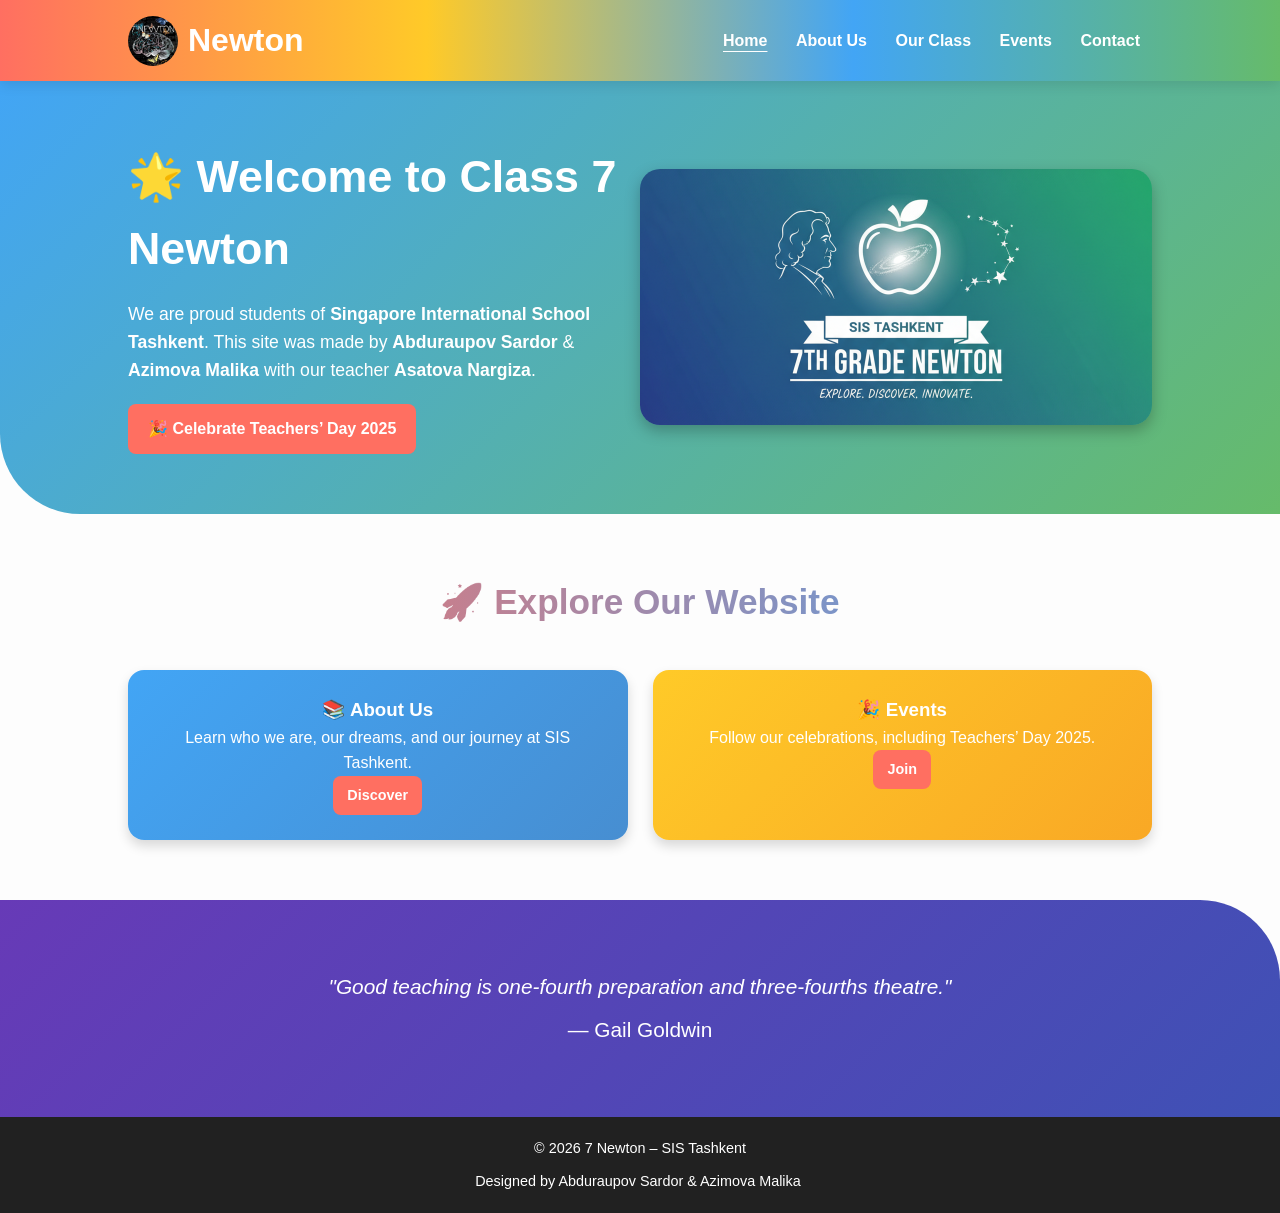
<file: index.html>
<!DOCTYPE html>
<html lang="en">
<head>
  <meta charset="UTF-8">
  <meta name="viewport" content="width=device-width, initial-scale=1.0">
  <title>7 Newton - Home</title>
  <link rel="stylesheet" href="css/indexstyle.css">
</head>
<body>
  <!-- Header -->
  <header>
    <div class="logo">
      <img src="images/logo.jpg" alt="7 Newton Logo">
      <h1>Newton</h1>
    </div>
    <nav>
      <a href="index.html" class="active">Home</a>
      <a href="about.html">About Us</a>
      <a href="students.html">Our Class</a>
      <!-- <a href="gallery.html">Gallery</a> -->
      <a href="events.html">Events</a>
      <a href="contact.html">Contact</a>
    </nav>
  </header>

  <!-- Hero Section -->
  <section class="hero">
    <div class="hero-text">
      <h2>🌟 Welcome to Class 7 Newton</h2>
      <p>
        We are proud students of <b>Singapore International School Tashkent</b>.  
        This site was made by <b>Abduraupov Sardor</b> & <b>Azimova Malika</b>  
        with our teacher <b>Asatova Nargiza</b>.
      </p>
      <a href="events/event-teachersday.html" class="btn">🎉 Celebrate Teachers’ Day 2025</a>
    </div>
    <div class="hero-image">
      <img src="images/class-image.png" alt="Class 7 Newton">
    </div>
  </section>

  <!-- Features Section -->
  <section class="features">
    <h2>🚀 Explore Our Website</h2>
    <div class="feature-grid">
      <div class="card about">
        <h3>📚 About Us</h3>
        <p>Learn who we are, our dreams, and our journey at SIS Tashkent.</p>
        <a href="about.html" class="btn-small">Discover</a>
      </div>
      <!-- <div class="card gallery">
        <h3>📸 Gallery</h3>
        <p>Catch our colorful memories and best class moments together.</p>
        <a href="gallery.html" class="btn-small">View</a>
      </div> -->
      
      <div class="card events">
        <h3>🎉 Events</h3>
        <p>Follow our celebrations, including Teachers’ Day 2025.</p>
        <a href="events.html" class="btn-small">Join</a>
      </div>
    </div>
  </section>

 <!-- Quote Section -->
<section class="quote">
  <blockquote id="quote-text"></blockquote>
  <p id="quote-author"></p>
</section>

  <!-- Footer -->
  <footer>
    <p>&copy; <span id="year"></span> 7 Newton – SIS Tashkent</p>
    <div style="margin-top:10px;">
      <p>Designed by Abduraupov Sardor & Azimova Malika ㅤ</p>
    </div>
  </footer>

  <script src="js/script.js"></script>
</body>
</html>
</file>
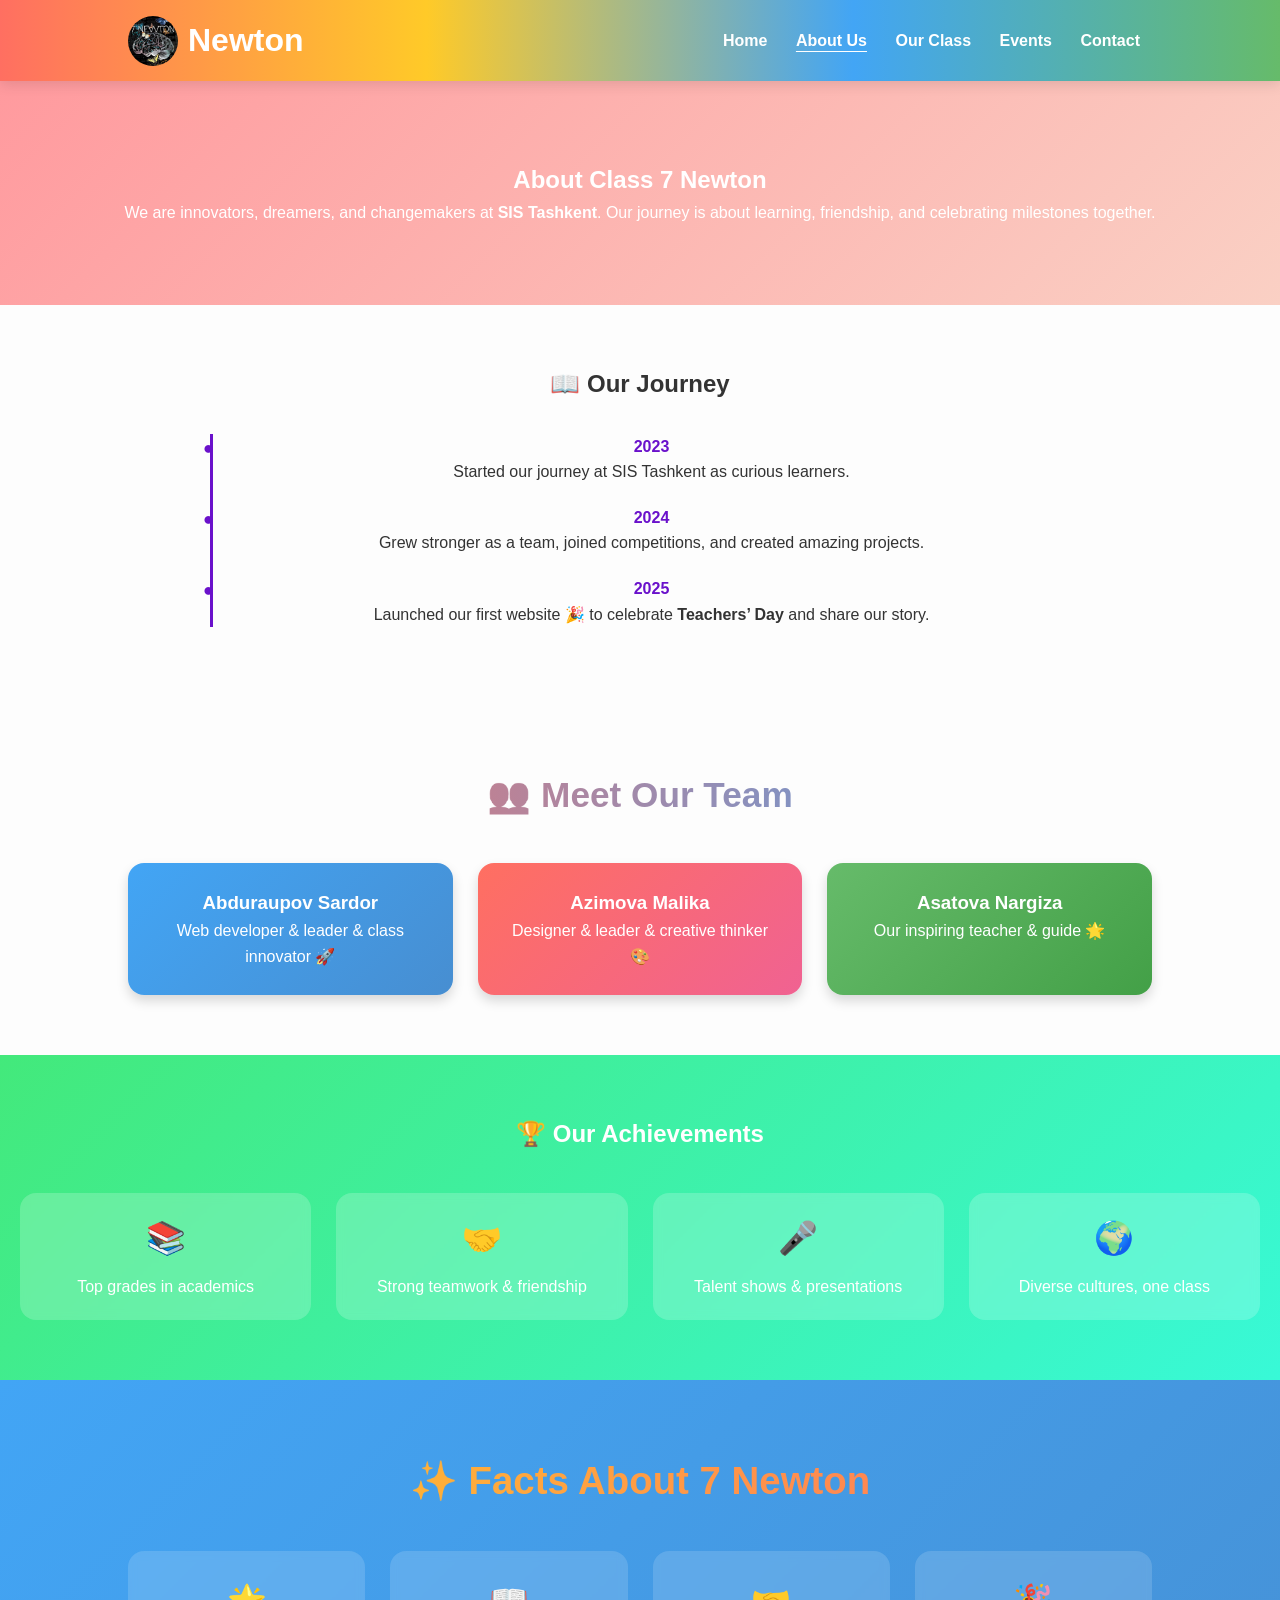
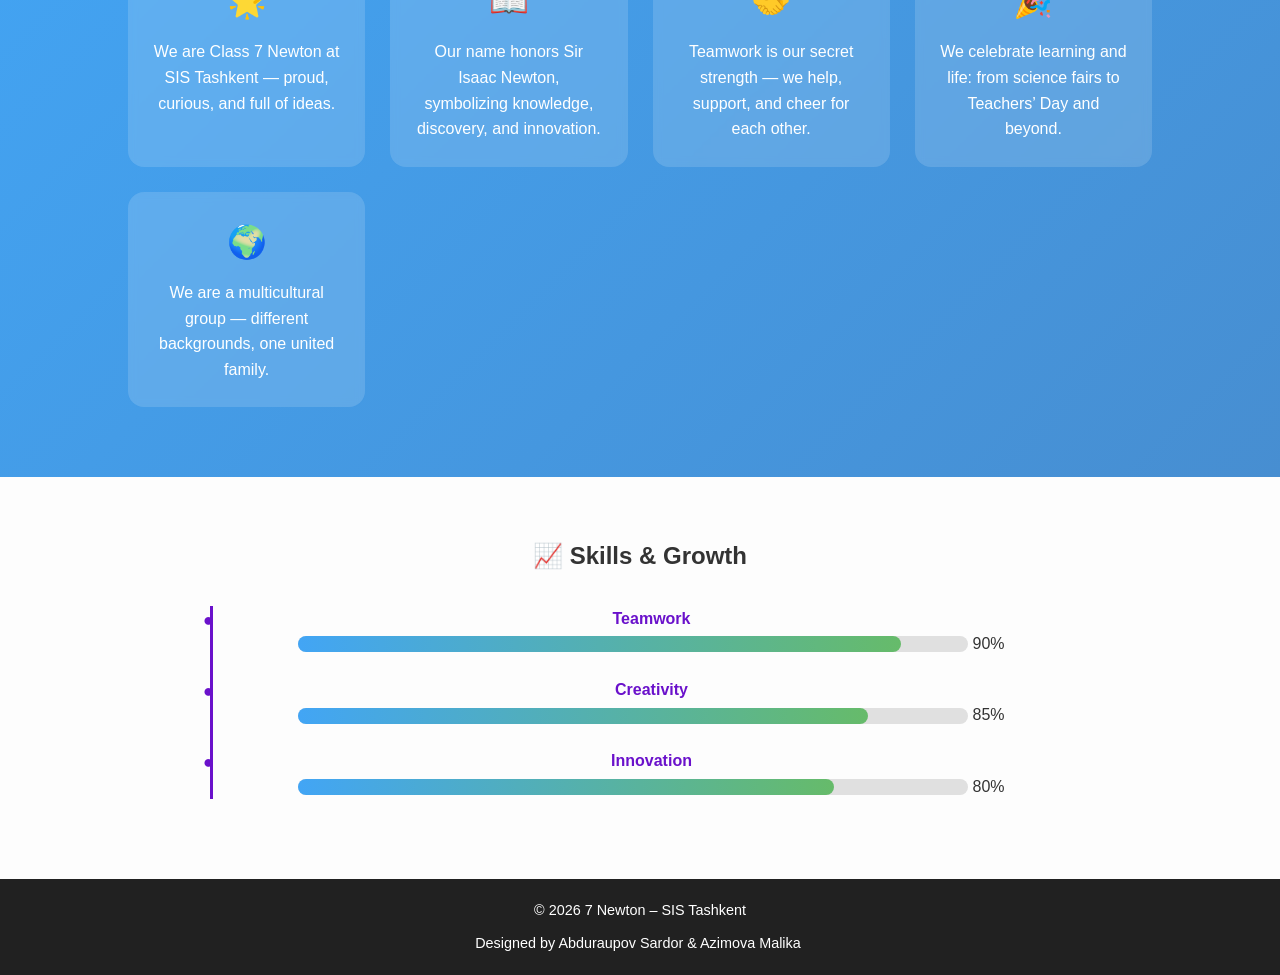
<file: about.html>
<!DOCTYPE html>
<html lang="en">
<head>
  <meta charset="UTF-8">
  <meta name="viewport" content="width=device-width, initial-scale=1.0">
  <title>About Us – 7 Newton</title>
  <link rel="stylesheet" href="css/indexstyle.css">
  <link rel="stylesheet" href="https://cdnjs.cloudflare.com/ajax/libs/font-awesome/6.5.0/css/all.min.css">
</head>
<body>
  <!-- Header -->
  <header>
    <div class="logo">
      <img src="images/logo.jpg" alt="7 Newton Logo">
      <h1>Newton</h1>
    </div>
    <nav>
      <a href="index.html">Home</a>
      <a href="about.html" class="active">About Us</a>
      <a href="students.html">Our Class</a>
      <!-- <a href="gallery.html">Gallery</a> -->
      <a href="events.html">Events</a>
      <a href="contact.html">Contact</a>
    </nav>
  </header>

  <!-- About Hero -->
  <section class="about-hero">
    <h2>About Class 7 Newton</h2>
    <p>We are innovators, dreamers, and changemakers at <b>SIS Tashkent</b>.  
       Our journey is about learning, friendship, and celebrating milestones together.</p>
  </section>

  <!-- Timeline Section -->
  <section class="timeline">
    <h2>📖 Our Journey</h2>
    <div class="timeline-container">
      <div class="timeline-item">
        <span class="date">2023</span>
        <p>Started our journey at SIS Tashkent as curious learners.</p>
      </div>
      <div class="timeline-item">
        <span class="date">2024</span>
        <p>Grew stronger as a team, joined competitions, and created amazing projects.</p>
      </div>
      <div class="timeline-item">
        <span class="date">2025</span>
        <p>Launched our first website 🎉 to celebrate <b>Teachers’ Day</b> and share our story.</p>
      </div>
    </div>
  </section>

  <!-- Team Section -->
  <section class="features">
    <h2>👥 Meet Our Team</h2>
    <div class="feature-grid">
      <div class="card about">
        <h3>Abduraupov Sardor</h3>
        <p>Web developer & leader & class innovator 🚀</p>
      </div>
      <div class="card gallery">
        <h3>Azimova Malika</h3>
        <p>Designer & leader & creative thinker 🎨</p>
      </div>
      <div class="card projects">
        <h3>Asatova Nargiza</h3>
        <p>Our inspiring teacher & guide 🌟</p>
      </div>
    </div>
  </section>

  <!-- Achievements Section -->
  <section class="fun-facts">
    <h2>🏆 Our Achievements</h2>
    <div class="facts-grid">
      <div class="fact">
        <h3>📚</h3>
        <p>Top grades in academics</p>
      </div>
      <div class="fact">
        <h3>🤝</h3>
        <p>Strong teamwork & friendship</p>
      </div>
      <div class="fact">
        <h3>🎤</h3>
        <p>Talent shows & presentations</p>
      </div>
      <div class="fact">
        <h3>🌍</h3>
        <p>Diverse cultures, one class</p>
      </div>
    </div>
  </section>
    <!-- Facts About 7 Newton -->
  <section class="facts-section">
    <h2>✨ Facts About 7 Newton</h2>
    <div class="facts-grid">
      <div class="fact-box">
        <h3>🌟</h3>
        <p>We are Class 7 Newton at SIS Tashkent — proud, curious, and full of ideas.</p>
      </div>
      <div class="fact-box">
        <h3>📖</h3>
        <p>Our name honors Sir Isaac Newton, symbolizing knowledge, discovery, and innovation.</p>
      </div>
      <div class="fact-box">
        <h3>🤝</h3>
        <p>Teamwork is our secret strength — we help, support, and cheer for each other.</p>
      </div>
      <div class="fact-box">
        <h3>🎉</h3>
        <p>We celebrate learning and life: from science fairs to Teachers’ Day and beyond.</p>
      </div>
      <div class="fact-box">
        <h3>🌍</h3>
        <p>We are a multicultural group — different backgrounds, one united family.</p>
      </div>
    </div>
  </section>


  <!-- Progress Section -->
  <section class="timeline">
    <h2>📈 Skills & Growth</h2>
    <div class="timeline-container">
      <div class="timeline-item">
        <span class="date">Teamwork</span>
        <p><progress value="90" max="100"></progress> 90%</p>
      </div>
      <div class="timeline-item">
        <span class="date">Creativity</span>
        <p><progress value="85" max="100"></progress> 85%</p>
      </div>
      <div class="timeline-item">
        <span class="date">Innovation</span>
        <p><progress value="80" max="100"></progress> 80%</p>
      </div>
    </div>
  </section>

  <!-- Footer -->
  <footer>
    <p>&copy; <span id="year"></span> 7 Newton – SIS Tashkent</p>
    <div style="margin-top:10px;">
      <p>Designed by Abduraupov Sardor & Azimova Malika ㅤ</p>
    </div>
  </footer>
  
  <script src="js/script.js"></script>
</body>
</html>
</file>
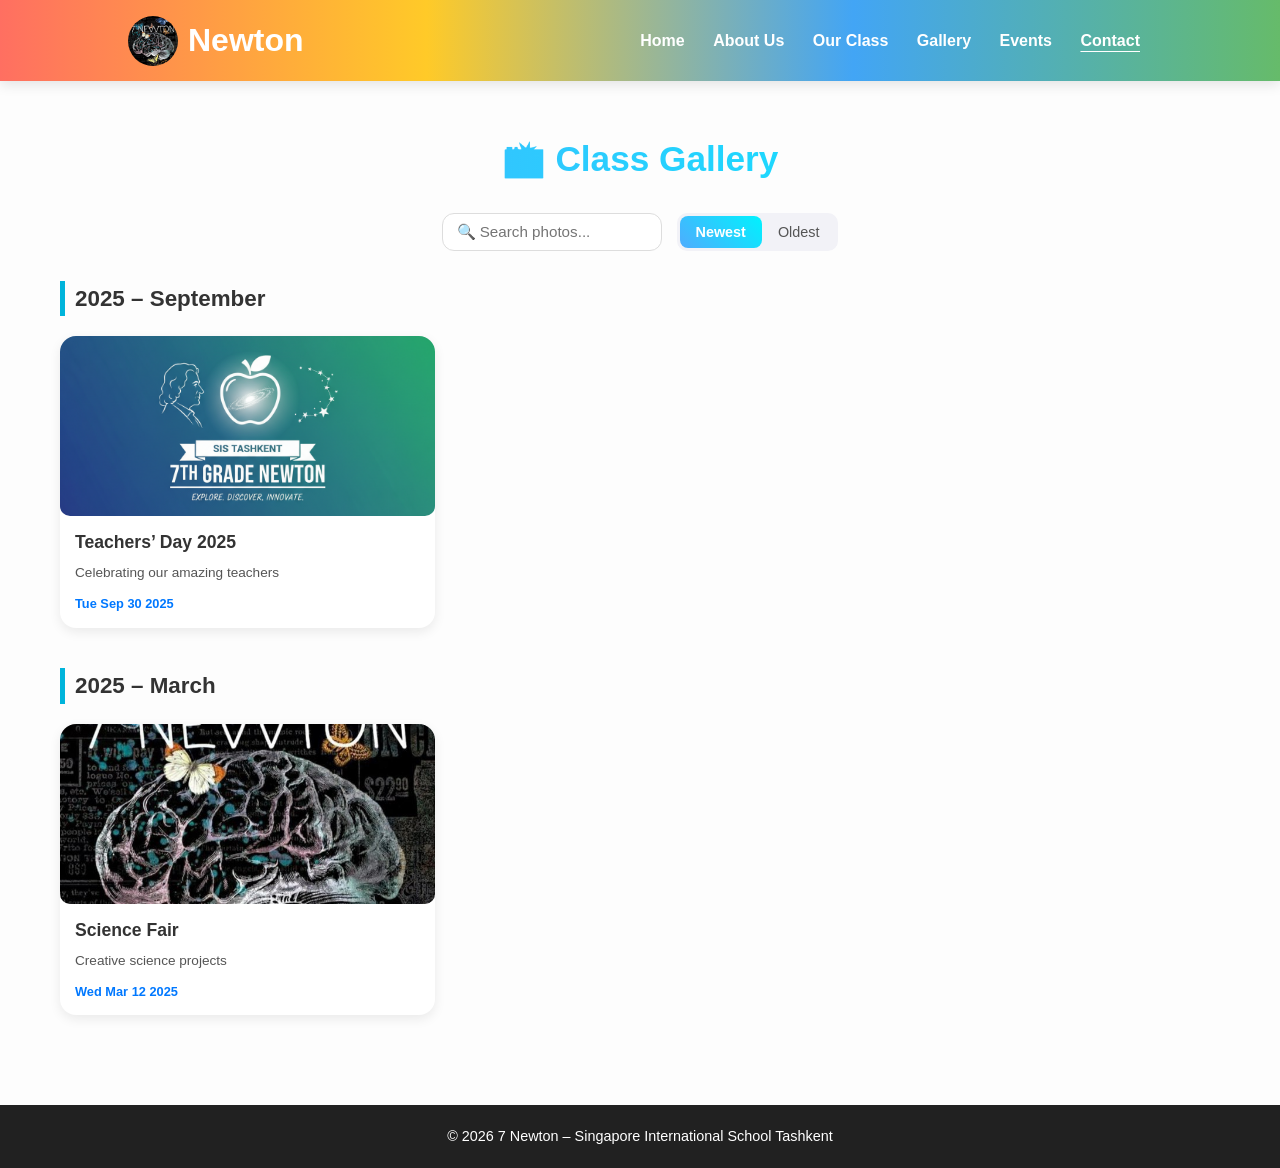
<file: gallery.html>
<!DOCTYPE html>
<html lang="en">
<head>
  <meta charset="UTF-8">
  <meta name="viewport" content="width=device-width, initial-scale=1.0">
  <title>Gallery – 7 Newton</title>
  <link rel="stylesheet" href="css/indexstyle.css">
  <link rel="stylesheet" href="css/gallerystyle.css">
  <link rel="stylesheet" href="https://cdnjs.cloudflare.com/ajax/libs/font-awesome/6.5.0/css/all.min.css">
</head>
<body>
  <!-- Header -->
  <header>
    <div class="logo">
      <img src="images/logo.jpg" alt="7 Newton Logo">
      <h1>Newton</h1>
    </div>
    <nav>
      <a href="index.html">Home</a>
      <a href="about.html">About Us</a>
      <a href="students.html">Our Class</a>
      <a href="gallery.html">Gallery</a>
      <a href="events.html">Events</a>
      <a href="contact.html" class="active">Contact</a>
    </nav>
  </header>

  <!-- Gallery Section -->
  <section class="gallery-container">
    <h1 class="gallery-title">📸 Class Gallery</h1>

    <!-- Search + iOS-style Sorting -->
    <div class="gallery-controls">
      <input type="text" id="search" placeholder="🔍 Search photos...">
      <div class="segmented-control">
        <button class="seg-btn active" data-sort="newest">Newest</button>
        <button class="seg-btn" data-sort="oldest">Oldest</button>
      </div>
    </div>

    <!-- Gallery Sections (will be filled by JS) -->
    <div id="gallerySections"></div>
  </section>

  <!-- Footer -->
  <footer>
    <p>&copy; <span id="year"></span> 7 Newton – Singapore International School Tashkent</p>
  </footer>

  <!-- Scripts -->
  <script src="js/script.js"></script>
  <script src="js/galleryscript.js"></script>
</body>
</html>
</file>
<file: css/indexstyle.css>
/* ================== RESET ================== */
* {
  margin: 0;
  padding: 0;
  box-sizing: border-box;
  font-family: "Poppins", Arial, sans-serif;
}

body {
  background: #fdfdfd;
  color: #333;
  line-height: 1.6;
  overflow-x: hidden;
}

img {
  max-width: 100%;
  display: block;
  border-radius: 10px;
}

a {
  text-decoration: none;
  color: inherit;
}

/* ================== HEADER ================== */
header {
  background: linear-gradient(90deg, #ff6f61, #ffca28, #42a5f5, #66bb6a);
  color: #fff;
  display: flex;
  justify-content: space-between;
  align-items: center;
  padding: 15px 10%;
  box-shadow: 0 4px 12px rgba(0, 0, 0, 0.1);
  position: sticky;
  top: 0;
  z-index: 1000;
}

header .logo {
  display: flex;
  align-items: center;
  gap: 10px;
}

header .logo img {
  width: 50px;
  height: 50px;
  border-radius: 50%;
}

header nav a {
  color: #fff;
  margin: 0 12px;
  font-weight: 600;
  transition: all 0.3s;
}

header nav a:hover,
header nav a.active {
  text-decoration: underline;
  text-underline-offset: 5px;
}

/* ================== HERO ================== */
.hero {
  display: flex;
  justify-content: space-between;
  align-items: center;
  padding: 60px 10%;
  background: linear-gradient(135deg, #42a5f5, #66bb6a);
  color: #fff;
  border-bottom-left-radius: 80px;
}

.hero-text {
  max-width: 50%;
}

.hero-text h2 {
  font-size: 2.8rem;
  margin-bottom: 15px;
}

.hero-text p {
  margin-bottom: 20px;
  font-size: 1.1rem;
}

.hero-image img {
  max-width: 100%;
  height: auto;
  border-radius: 20px;
  box-shadow: 0 6px 15px rgba(0, 0, 0, 0.25);
  margin: 0 auto;
}

/* ================== BUTTONS ================== */
.btn,
.btn-small {
  display: inline-block;
  background: #ff6f61;
  color: #fff;
  padding: 12px 20px;
  border-radius: 8px;
  font-weight: 600;
  transition: transform 0.2s, background 0.3s;
}

.btn:hover,
.btn-small:hover {
  transform: scale(1.05);
  background: #e64a19;
}

.btn-small {
  padding: 8px 14px;
  font-size: 0.9rem;
}

/* ================== FEATURES ================== */
.features {
  text-align: center;
  padding: 60px 10%;
}

.features h2 {
  margin-bottom: 40px;
  font-size: 2.2rem;
  background: linear-gradient(90deg, #ff6f61, #42a5f5);
  -webkit-background-clip: text;
  -webkit-text-fill-color: transparent;
}

.feature-grid {
  display: grid;
  grid-template-columns: repeat(auto-fit, minmax(220px, 1fr));
  gap: 25px;
}

/* General Card */
.card {
  padding: 25px;
  border-radius: 16px;
  color: #fff;
  font-weight: 500;
  box-shadow: 0 6px 12px rgba(0, 0, 0, 0.15);
  transition: transform 0.3s;
}

.card:hover {
  transform: translateY(-6px);
}

.card.about {
  background: linear-gradient(135deg, #42a5f5, #478ed1);
}

.card.gallery {
  background: linear-gradient(135deg, #ff6f61, #f06292);
}

.card.projects {
  background: linear-gradient(135deg, #66bb6a, #43a047);
}

.card.events {
  background: linear-gradient(135deg, #ffca28, #f9a825);
}

/* ================== QUOTE ================== */
.quote {
  text-align: center;
  padding: 70px 10%;
  background: linear-gradient(135deg, #673ab7, #3f51b5);
  color: #fff;
  font-size: 1.3rem;
  border-top-right-radius: 80px;
}

.quote blockquote {
  font-style: italic;
  margin-bottom: 10px;
}

/* ================== FOOTER ================== */
footer {
  text-align: center;
  padding: 20px;
  background: #212121;
  color: #fff;
  font-size: 0.9rem;
}

footer a {
  color: #fff;
  margin: 0 8px;
  font-size: 1.2rem;
  transition: color 0.3s, transform 0.3s;
}

footer a:hover {
  color: #42a5f5;
  transform: scale(1.2);
}

/* ================== ABOUT PAGE ================== */
.about-hero {
  background: linear-gradient(135deg, #ff9a9e, #fad0c4);
  color: white;
  text-align: center;
  padding: 80px 20px;
}

.timeline {
  padding: 60px 20px;
  max-width: 900px;
  margin: 0 auto;
  text-align: center;
}

.timeline-container {
  border-left: 3px solid #6a11cb;
  margin-top: 30px;
  padding-left: 20px;
}

.timeline-item {
  margin: 20px 0;
  position: relative;
}

.timeline-item .date {
  font-weight: bold;
  color: #6a11cb;
  margin-bottom: 5px;
}

.timeline-item::before {
  content: "●";
  position: absolute;
  left: -30px;
  top: 0;
  color: #6a11cb;
  font-size: 18px;
}

/* Fun Facts */
.fun-facts {
  background: linear-gradient(135deg, #43e97b, #38f9d7);
  color: white;
  padding: 60px 20px;
  text-align: center;
}

.facts-grid {
  display: grid;
  grid-template-columns: repeat(auto-fit, minmax(180px, 1fr));
  gap: 25px;
  margin-top: 40px;
}

.fact {
  background: rgba(255, 255, 255, 0.2);
  padding: 20px;
  border-radius: 16px;
  backdrop-filter: blur(4px);
}

.fact h3 {
  font-size: 2rem;
  margin-bottom: 10px;
}

/* Fun Fact Hover */
.facts-grid .fact {
  transition: transform 0.3s, background 0.3s;
}

.facts-grid .fact:hover {
  transform: translateY(-6px);
  background: rgba(255, 255, 255, 0.35);
}

/* Progress Bars */
.timeline .timeline-item progress {
  width: 80%;
  height: 16px;
  border-radius: 8px;
  appearance: none;
}

.timeline .timeline-item progress::-webkit-progress-bar {
  background-color: #e0e0e0;
  border-radius: 8px;
}

.timeline .timeline-item progress::-webkit-progress-value {
  background: linear-gradient(90deg, #42a5f5, #66bb6a);
  border-radius: 8px;
  transition: width 1s ease-in-out;
}

.timeline .timeline-item progress::-moz-progress-bar {
  background: linear-gradient(90deg, #42a5f5, #66bb6a);
  border-radius: 8px;
}

/* ================== FACTS ABOUT 7 NEWTON ================== */
.facts-section {
  padding: 70px 10%;
  background: linear-gradient(135deg, #42a5f5, #478ed1);
  color: white;
  text-align: center;
}

.facts-section h2 {
  font-size: 2.4rem;
  margin-bottom: 40px;
  background: linear-gradient(90deg, #ffca28, #ff6f61);
  -webkit-background-clip: text;
  -webkit-text-fill-color: transparent;
}

.facts-section .facts-grid {
  display: grid;
  grid-template-columns: repeat(auto-fit, minmax(220px, 1fr));
  gap: 25px;
}

.facts-section .fact-box {
  background: rgba(255, 255, 255, 0.15);
  padding: 25px;
  border-radius: 16px;
  backdrop-filter: blur(4px);
  transition: transform 0.3s, background 0.3s;
}

.facts-section .fact-box h3 {
  font-size: 2rem;
  margin-bottom: 12px;
}

.facts-section .fact-box:hover {
  transform: translateY(-6px);
  background: rgba(255, 255, 255, 0.3);
}
</file>
<file: css/gallerystyle.css>
/* Container */
.gallery-container {
  padding: 50px 20px;
  max-width: 1200px;
  margin: auto;
}

/* Title */
.gallery-title {
  text-align: center;
  font-size: 2.2rem;
  margin-bottom: 25px;
  background: linear-gradient(90deg, #4facfe, #00f2fe);
  -webkit-background-clip: text;
  -webkit-text-fill-color: transparent;
  font-weight: 600;
}

/* Controls */
.gallery-controls {
  display: flex;
  justify-content: center;
  gap: 15px;
  flex-wrap: wrap;
  margin-bottom: 30px;
}
.gallery-controls input {
  padding: 8px 14px;
  border-radius: 12px;
  border: 1px solid #ddd;
  font-size: 0.95rem;
  outline: none;
  transition: 0.3s ease;
}
.gallery-controls input:focus {
  border-color: #00b4db;
  box-shadow: 0 0 6px rgba(0,180,219,0.2);
}

/* Segmented control */
.segmented-control {
  display: inline-flex;
  background: #f2f2f7;
  border-radius: 10px;
  padding: 3px;
}
.seg-btn {
  border: none;
  background: transparent;
  padding: 8px 16px;
  border-radius: 8px;
  cursor: pointer;
  font-size: 0.9rem;
  color: #555;
  transition: 0.3s;
}
.seg-btn.active {
  background: linear-gradient(45deg, #4facfe, #00f2fe);
  color: white;
  font-weight: 600;
}

/* Year/Month section headers */
.gallery-section {
  margin-bottom: 40px;
}
.section-header {
  font-size: 1.4rem;
  font-weight: 600;
  margin: 20px 0;
  color: #333;
  border-left: 5px solid #00b4db;
  padding-left: 10px;
}

/* Grid */
.gallery-grid {
  display: grid;
  grid-template-columns: repeat(auto-fill, minmax(280px, 1fr));
  gap: 18px;
}

/* Card */
.gallery-card {
  background: #fff;
  border-radius: 16px;
  overflow: hidden;
  box-shadow: 0 4px 12px rgba(0,0,0,0.08);
  transition: transform 0.25s ease, box-shadow 0.25s ease;
}
.gallery-card:hover {
  transform: scale(1.02);
  box-shadow: 0 6px 18px rgba(0,0,0,0.15);
}
.gallery-card img {
  width: 100%;
  height: 180px;
  object-fit: cover;
}
.gallery-info {
  padding: 12px 15px;
}
.gallery-info h3 {
  margin: 0 0 6px;
  font-size: 1.1rem;
}
.gallery-info p {
  font-size: 0.85rem;
  color: #555;
  margin: 0 0 6px;
}
.gallery-info .date {
  font-size: 0.8rem;
  font-weight: 600;
  color: #0078ff;
}

/* Animations */
.gallery-card {
  opacity: 0;
  transform: translateY(15px);
  animation: fadeInUp 0.5s ease forwards;
}
@keyframes fadeInUp {
  to {
    opacity: 1;
    transform: translateY(0);
  }
}
</file>
